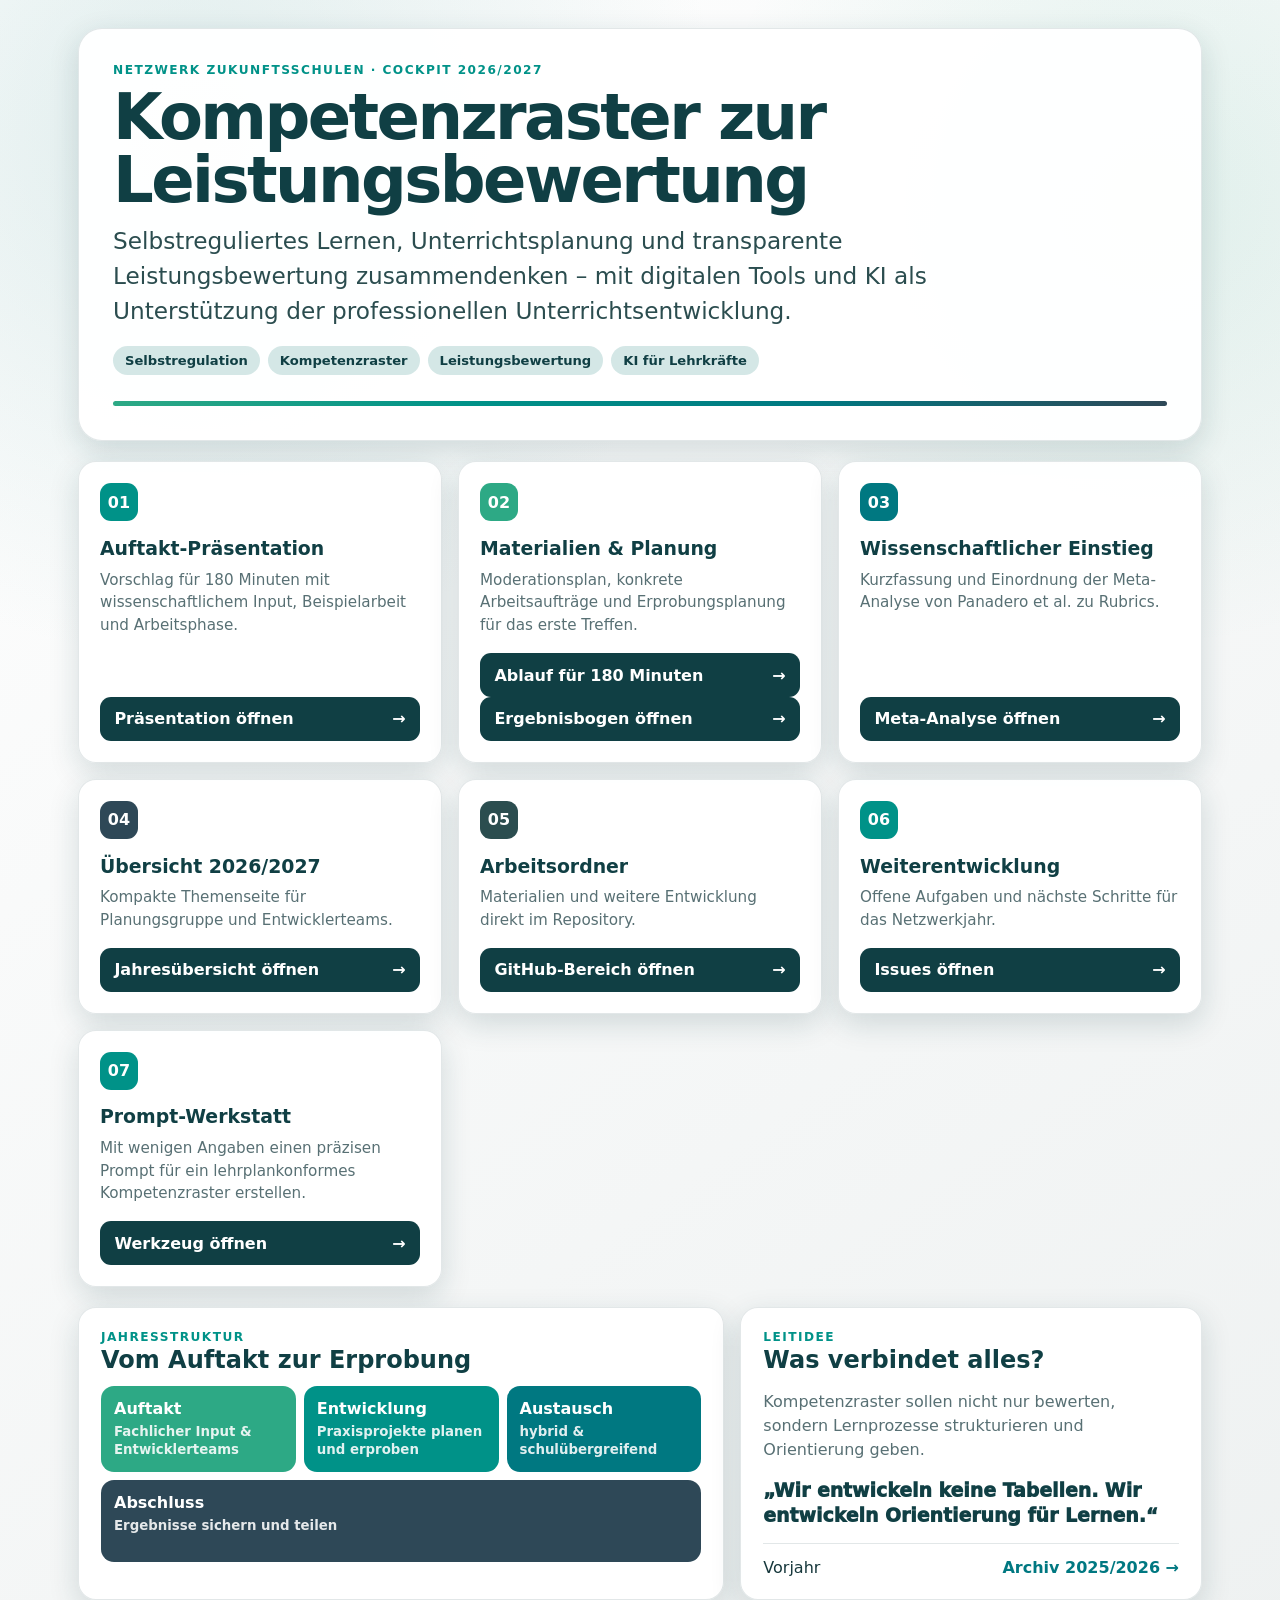
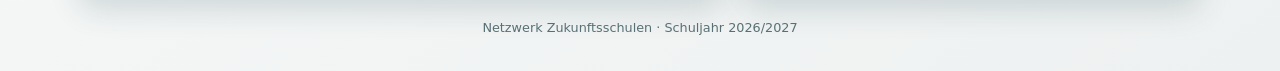
<file: index.html>
<!doctype html>
<html lang="de">
<head>
<meta charset="utf-8">
<meta name="viewport" content="width=device-width,initial-scale=1">
<title>Netzwerk Zukunftsschulen · Cockpit 2026/2027</title>
<style>
:root{
  --petrol:#103F44;--petrol-soft:#2B4D4F;--green:#2DA985;--turquoise:#009288;
  --bluepetrol:#007881;--slate:#2E4857;--aqua:#A5CCCB;--light:#ECECEC;
  --mid:#D1D5D5;--white:#FFFFFF;--text:#17383C;--muted:#587074;--shadow:rgba(16,63,68,.16)
}
*{box-sizing:border-box}html,body{margin:0;padding:0}
body{
  min-height:100vh;font-family:Inter,ui-sans-serif,system-ui,-apple-system,BlinkMacSystemFont,"Segoe UI",sans-serif;
  color:var(--text);
  background:radial-gradient(circle at 15% 8%,rgba(165,204,203,.35),transparent 28%),
             radial-gradient(circle at 90% 12%,rgba(45,169,133,.12),transparent 24%),
             linear-gradient(145deg,#fff 0%,#eef1f1 100%)
}
.shell{max-width:1180px;margin:0 auto;padding:28px}
.hero,.card,.panel{
  background:rgba(255,255,255,.95);border:1px solid rgba(16,63,68,.12);
  box-shadow:0 10px 30px var(--shadow)
}
.hero{border-radius:24px;padding:34px}
.kicker{text-transform:uppercase;letter-spacing:.12em;font-weight:900;color:var(--turquoise);font-size:.76rem}
h1{margin:.55rem 0 .8rem;color:var(--petrol);font-size:clamp(2.1rem,5vw,4.7rem);line-height:.98;letter-spacing:-.04em}
.lead{margin:0;max-width:900px;color:var(--petrol-soft);font-size:clamp(1.1rem,2vw,1.45rem);line-height:1.5}
.chips{display:flex;gap:8px;flex-wrap:wrap;margin-top:18px}
.chip{padding:.44rem .75rem;border-radius:999px;background:rgba(165,204,203,.48);color:var(--petrol);font-weight:850;font-size:.82rem}
.rule{height:5px;border:0;border-radius:999px;margin:26px 0 0;background:linear-gradient(90deg,var(--green),var(--turquoise),var(--bluepetrol),var(--slate))}
.grid{display:grid;grid-template-columns:repeat(3,minmax(0,1fr));gap:16px;margin-top:20px}
.card{min-height:210px;display:flex;flex-direction:column;border-radius:18px;padding:21px}
.num{width:38px;height:38px;border-radius:11px;display:grid;place-items:center;color:white;font-weight:900;background:var(--turquoise);margin-bottom:14px}
.card:nth-child(2) .num{background:var(--green)}.card:nth-child(3) .num{background:var(--bluepetrol)}
.card:nth-child(4) .num{background:var(--slate)}.card:nth-child(5) .num{background:var(--petrol-soft)}
.card h2,.panel h2{margin:.1rem 0 .6rem;color:var(--petrol)}
.card h2{font-size:1.18rem}.card p,.panel p{color:var(--muted);line-height:1.5}
.card p{margin:0 0 1rem;font-size:.95rem}
.card a{margin-top:auto;display:inline-flex;align-items:center;justify-content:space-between;gap:.5rem;text-decoration:none;background:var(--petrol);color:white;border-radius:11px;padding:.78rem .9rem;font-weight:850}
.card a:hover{background:var(--turquoise)}
.status{display:grid;grid-template-columns:1.4fr 1fr;gap:16px;margin-top:20px}
.panel{border-radius:18px;padding:22px}
.timeline{display:flex;gap:8px;flex-wrap:wrap;margin-top:12px}
.step{flex:1 1 140px;min-height:82px;color:white;border-radius:13px;padding:13px;font-weight:900}
.step small{display:block;font-weight:650;opacity:.88;margin-top:5px;line-height:1.35}
.step:nth-child(1){background:var(--green)}.step:nth-child(2){background:var(--turquoise)}
.step:nth-child(3){background:var(--bluepetrol)}.step:nth-child(4){background:var(--slate)}
.archive{display:flex;gap:10px;align-items:center;justify-content:space-between;border-top:1px solid rgba(16,63,68,.12);margin-top:14px;padding-top:14px}
.archive a{color:var(--bluepetrol);font-weight:850;text-decoration:none}
.quote{color:var(--petrol);font-weight:950;font-size:1.18rem;line-height:1.35;margin-top:10px}
footer{padding:20px 0 8px;color:var(--muted);font-size:.8rem;text-align:center}
@media(max-width:900px){.grid{grid-template-columns:1fr 1fr}.status{grid-template-columns:1fr}}
@media(max-width:620px){.shell{padding:14px}.hero{padding:24px}.grid{grid-template-columns:1fr}.card{min-height:auto}}
</style>
</head>
<body>
<main class="shell">
  <section class="hero">
    <div class="kicker">Netzwerk Zukunftsschulen · Cockpit 2026/2027</div>
    <h1>Kompetenzraster zur Leistungsbewertung</h1>
    <p class="lead">Selbstreguliertes Lernen, Unterrichtsplanung und transparente Leistungsbewertung zusammendenken – mit digitalen Tools und KI als Unterstützung der professionellen Unterrichtsentwicklung.</p>
    <div class="chips">
      <span class="chip">Selbstregulation</span><span class="chip">Kompetenzraster</span>
      <span class="chip">Leistungsbewertung</span><span class="chip">KI für Lehrkräfte</span>
    </div>
    <hr class="rule">
  </section>

  <section class="grid" aria-label="Direktzugriffe">
    <article class="card">
      <div class="num">01</div><h2>Auftakt-Präsentation</h2>
      <p>Vorschlag für 180 Minuten mit wissenschaftlichem Input, Beispielarbeit und Arbeitsphase.</p>
      <a href="2026-2027/praesentationen/01-auftakt-kompetenzraster.html">Präsentation öffnen <span>→</span></a>
    </article>
    <article class="card">
      <div class="num">02</div><h2>Materialien & Planung</h2>
      <p>Moderationsplan, konkrete Arbeitsaufträge und Erprobungsplanung für das erste Treffen.</p>
      <a href="2026-2027/auftakt-180-minuten.md">Ablauf für 180 Minuten <span>→</span></a>
      <a href="2026-2027/materialien/Ergebnisbogen-Rasterwerkstatt.pdf">Ergebnisbogen öffnen <span>→</span></a>
    </article>
    <article class="card">
      <div class="num">03</div><h2>Wissenschaftlicher Einstieg</h2>
      <p>Kurzfassung und Einordnung der Meta-Analyse von Panadero et&nbsp;al. zu Rubrics.</p>
      <a href="2026-2027/quellen/metastudie-rubrics.md">Meta-Analyse öffnen <span>→</span></a>
    </article>
    <article class="card">
      <div class="num">04</div><h2>Übersicht 2026/2027</h2>
      <p>Kompakte Themenseite für Planungsgruppe und Entwicklerteams.</p>
      <a href="2026-2027/index.html">Jahresübersicht öffnen <span>→</span></a>
    </article>
    <article class="card">
      <div class="num">05</div><h2>Arbeitsordner</h2>
      <p>Materialien und weitere Entwicklung direkt im Repository.</p>
      <a href="https://github.com/technikerleben/netzwerk-zukunftsschulen/tree/main/2026-2027">GitHub-Bereich öffnen <span>→</span></a>
    </article>
    <article class="card">
      <div class="num">06</div><h2>Weiterentwicklung</h2>
      <p>Offene Aufgaben und nächste Schritte für das Netzwerkjahr.</p>
      <a href="https://github.com/technikerleben/netzwerk-zukunftsschulen/issues">Issues öffnen <span>→</span></a>
    </article>
    <article class="card">
      <div class="num">07</div><h2>Prompt-Werkstatt</h2>
      <p>Mit wenigen Angaben einen präzisen Prompt für ein lehrplankonformes Kompetenzraster erstellen.</p>
      <a href="2026-2027/tools/kompetenzraster-prompt.html">Werkzeug öffnen <span>→</span></a>
    </article>
  </section>

  <section class="status">
    <article class="panel">
      <div class="kicker">Jahresstruktur</div><h2>Vom Auftakt zur Erprobung</h2>
      <div class="timeline">
        <div class="step">Auftakt<small>Fachlicher Input & Entwicklerteams</small></div>
        <div class="step">Entwicklung<small>Praxisprojekte planen und erproben</small></div>
        <div class="step">Austausch<small>hybrid & schulübergreifend</small></div>
        <div class="step">Abschluss<small>Ergebnisse sichern und teilen</small></div>
      </div>
    </article>
    <article class="panel">
      <div class="kicker">Leitidee</div><h2>Was verbindet alles?</h2>
      <p>Kompetenzraster sollen nicht nur bewerten, sondern Lernprozesse strukturieren und Orientierung geben.</p>
      <div class="quote">„Wir entwickeln keine Tabellen. Wir entwickeln Orientierung für Lernen.“</div>
      <div class="archive"><span>Vorjahr</span><a href="archiv/2025-2026/index.html">Archiv 2025/2026 →</a></div>
    </article>
  </section>

  <footer>Netzwerk Zukunftsschulen · Schuljahr 2026/2027</footer>
</main>
</body>
</html>
</file>
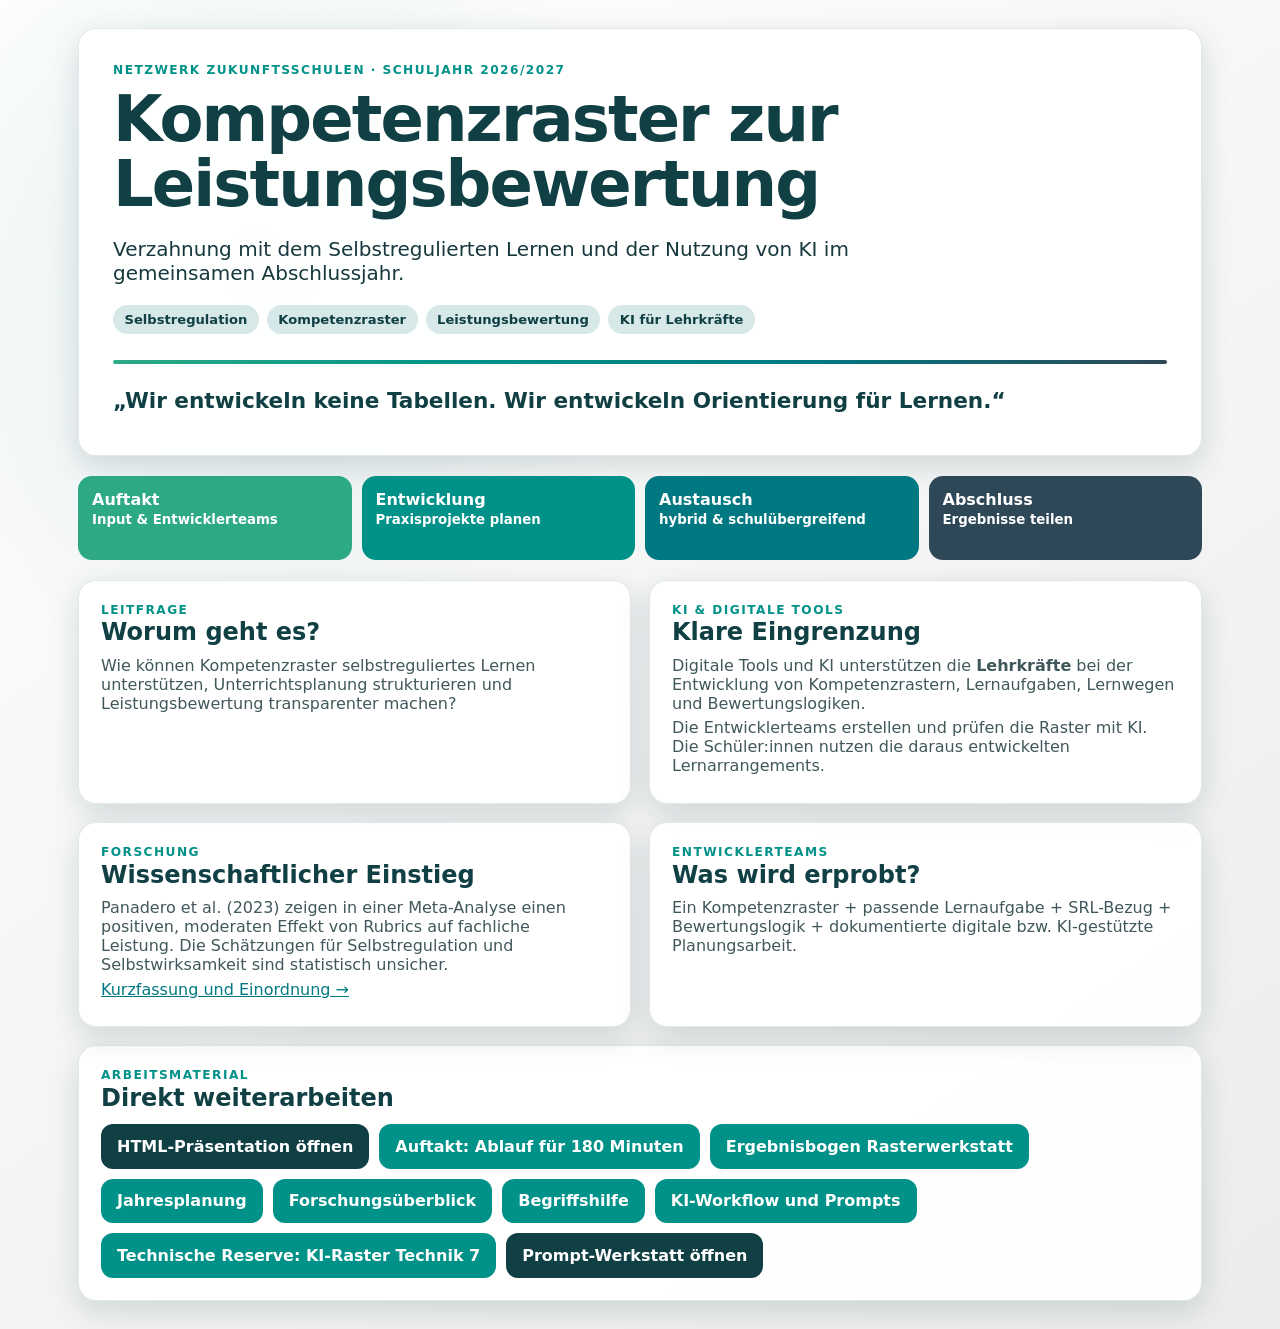
<file: 2026-2027/index.html>
<!doctype html>
<html lang="de">
<head>
<meta charset="utf-8">
<meta name="viewport" content="width=device-width,initial-scale=1">
<title>Netzwerk Zukunftsschulen · 2026/2027</title>
<link rel="stylesheet" href="assets/netzwerk-2026.css">
<style>
  body{min-height:100vh}
  .hero{padding:34px}
  .grid{display:grid;grid-template-columns:repeat(2,minmax(0,1fr));gap:18px;margin-top:20px}
  .box{padding:22px}
  .box h2{margin:.1rem 0 .6rem;color:var(--nw-petrol)}
  .box p{margin:.35rem 0;color:#40585b}
  .timeline{display:grid;grid-template-columns:repeat(4,1fr);gap:10px;margin-top:20px}
  .step{padding:14px;border-radius:14px;color:white;font-weight:800;min-height:84px}
  .step:nth-child(1){background:var(--nw-green)}
  .step:nth-child(2){background:var(--nw-turquoise)}
  .step:nth-child(3){background:var(--nw-bluepetrol)}
  .step:nth-child(4){background:var(--nw-slate)}
  .quote{font-size:1.35rem;font-weight:900;color:var(--nw-petrol);margin:24px 0 8px}
  @media(max-width:800px){.grid,.timeline{grid-template-columns:1fr}.nw-shell{padding:16px}.hero{padding:24px}}
</style>
</head>
<body>
<main class="nw-shell">
  <section class="nw-card hero">
    <div class="nw-kicker">Netzwerk Zukunftsschulen · Schuljahr 2026/2027</div>
    <h1 class="nw-title" style="font-size:clamp(2rem,5vw,4.2rem);line-height:1.02;margin:.6rem 0 1rem">
      Kompetenzraster zur Leistungsbewertung
    </h1>
    <p style="font-size:1.25rem;max-width:850px">
      Verzahnung mit dem Selbstregulierten Lernen und der Nutzung von KI im gemeinsamen Abschlussjahr.
    </p>
    <div style="display:flex;gap:8px;flex-wrap:wrap;margin-top:16px">
      <span class="nw-chip">Selbstregulation</span>
      <span class="nw-chip">Kompetenzraster</span>
      <span class="nw-chip">Leistungsbewertung</span>
      <span class="nw-chip">KI für Lehrkräfte</span>
    </div>
    <hr class="nw-rule" style="margin:26px 0 18px">
    <p class="quote">„Wir entwickeln keine Tabellen. Wir entwickeln Orientierung für Lernen.“</p>
  </section>

  <section class="timeline">
    <div class="step">Auftakt<br><small>Input & Entwicklerteams</small></div>
    <div class="step">Entwicklung<br><small>Praxisprojekte planen</small></div>
    <div class="step">Austausch<br><small>hybrid & schulübergreifend</small></div>
    <div class="step">Abschluss<br><small>Ergebnisse teilen</small></div>
  </section>

  <section class="grid">
    <article class="nw-card box">
      <div class="nw-kicker">Leitfrage</div>
      <h2>Worum geht es?</h2>
      <p>Wie können Kompetenzraster selbstreguliertes Lernen unterstützen, Unterrichtsplanung strukturieren und Leistungsbewertung transparenter machen?</p>
    </article>

    <article class="nw-card box">
      <div class="nw-kicker">KI & digitale Tools</div>
      <h2>Klare Eingrenzung</h2>
      <p>Digitale Tools und KI unterstützen die <strong>Lehrkräfte</strong> bei der Entwicklung von Kompetenzrastern, Lernaufgaben, Lernwegen und Bewertungslogiken.</p>
      <p>Die Entwicklerteams erstellen und prüfen die Raster mit KI. Die Schüler:innen nutzen die daraus entwickelten Lernarrangements.</p>
    </article>

    <article class="nw-card box">
      <div class="nw-kicker">Forschung</div>
      <h2>Wissenschaftlicher Einstieg</h2>
      <p>Panadero et al. (2023) zeigen in einer Meta-Analyse einen positiven, moderaten Effekt von Rubrics auf fachliche Leistung. Die Schätzungen für Selbstregulation und Selbstwirksamkeit sind statistisch unsicher.</p>
      <p><a href="quellen/metastudie-rubrics.md">Kurzfassung und Einordnung →</a></p>
    </article>

    <article class="nw-card box">
      <div class="nw-kicker">Entwicklerteams</div>
      <h2>Was wird erprobt?</h2>
      <p>Ein Kompetenzraster + passende Lernaufgabe + SRL-Bezug + Bewertungslogik + dokumentierte digitale bzw. KI-gestützte Planungsarbeit.</p>
    </article>
  </section>

  <section class="nw-card box" style="margin-top:18px">
    <div class="nw-kicker">Arbeitsmaterial</div>
    <h2>Direkt weiterarbeiten</h2>
    <div style="display:flex;gap:10px;flex-wrap:wrap;margin-top:12px">
      <a class="nw-btn" href="praesentationen/01-auftakt-kompetenzraster.html">HTML-Präsentation öffnen</a>
      <a class="nw-btn secondary" href="auftakt-180-minuten.md">Auftakt: Ablauf für 180 Minuten</a>
      <a class="nw-btn secondary" href="materialien/Ergebnisbogen-Rasterwerkstatt.pdf">Ergebnisbogen Rasterwerkstatt</a>
      <a class="nw-btn secondary" href="planung.md">Jahresplanung</a>
      <a class="nw-btn secondary" href="quellen/forschungsbasis-auftakt.md">Forschungsüberblick</a>
      <a class="nw-btn secondary" href="materialien/begriffshilfe.md">Begriffshilfe</a>
      <a class="nw-btn secondary" href="materialien/ki-workflow.md">KI-Workflow und Prompts</a>
      <a class="nw-btn secondary" href="materialien/ki-reserve-technik7.md">Technische Reserve: KI-Raster Technik 7</a>
      <a class="nw-btn" href="tools/kompetenzraster-prompt.html">Prompt-Werkstatt öffnen</a>
    </div>
  </section>
</main>
</body>
</html>
</file>
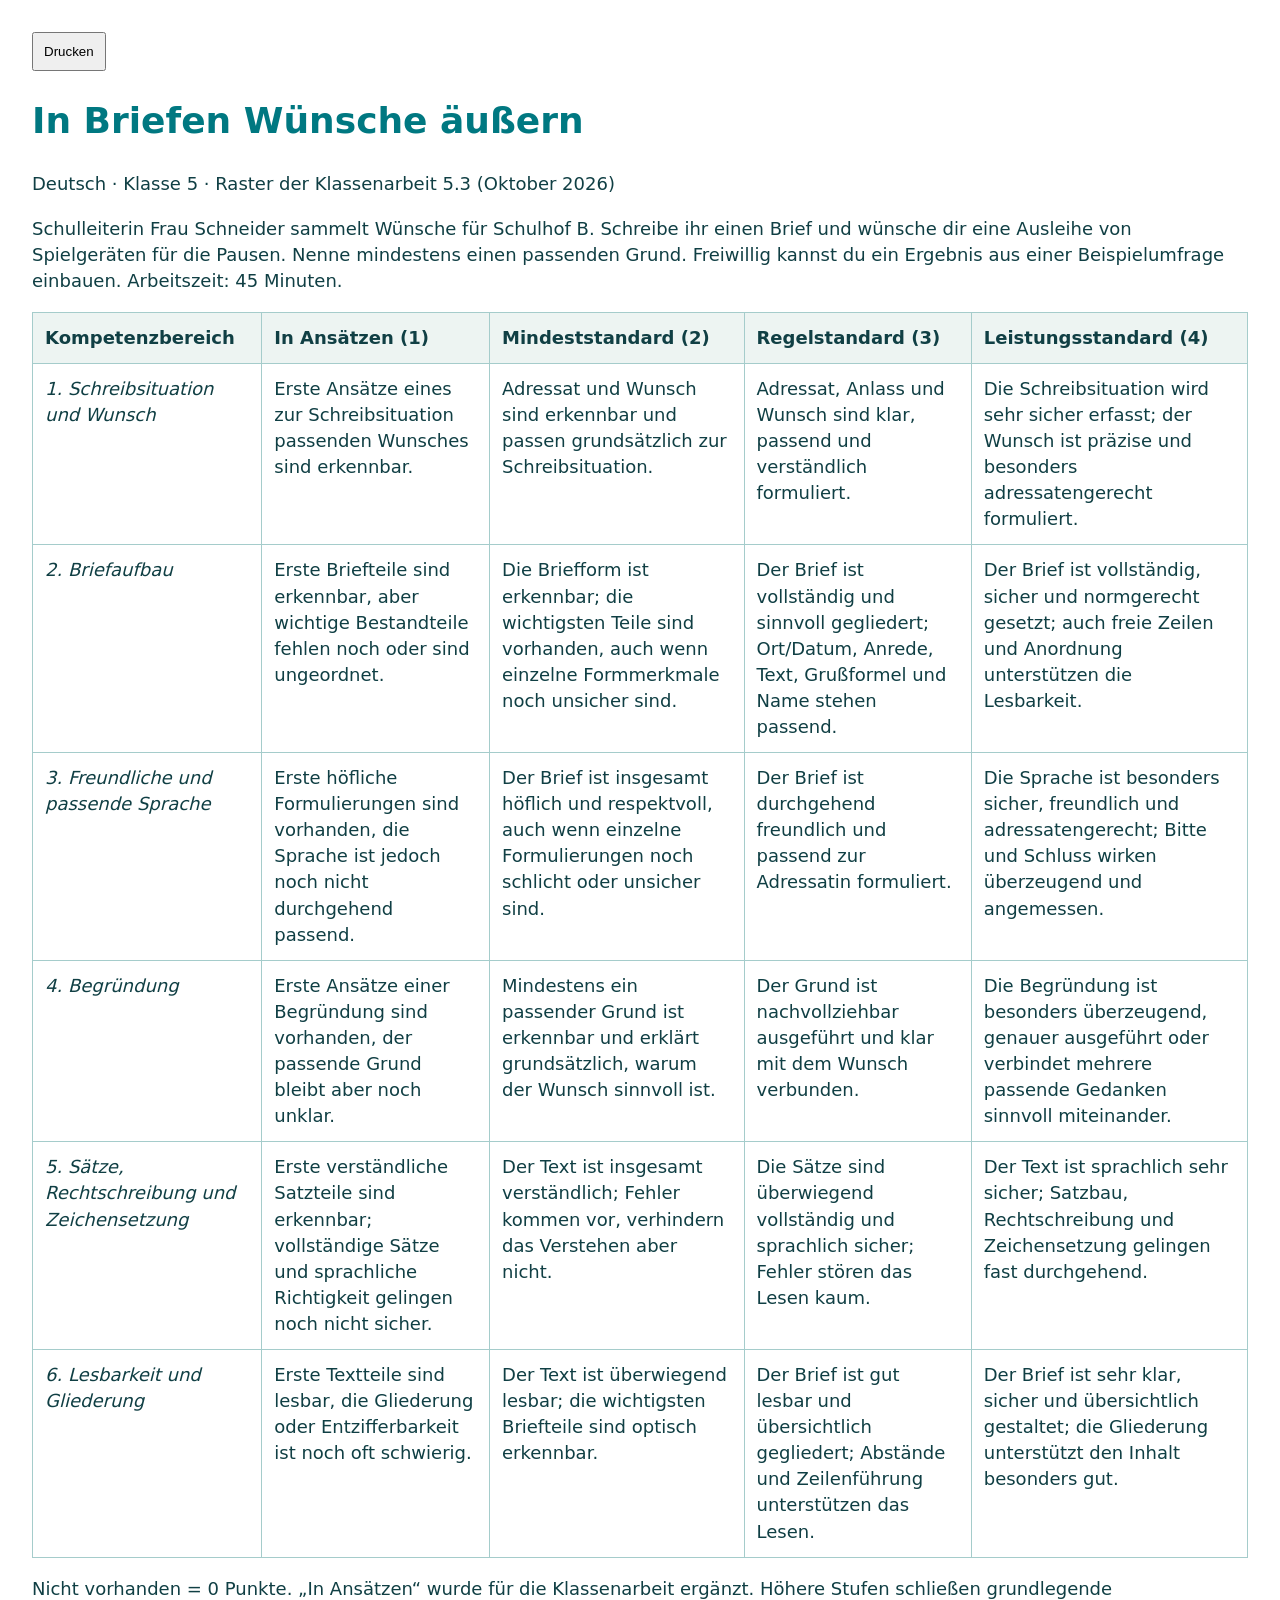
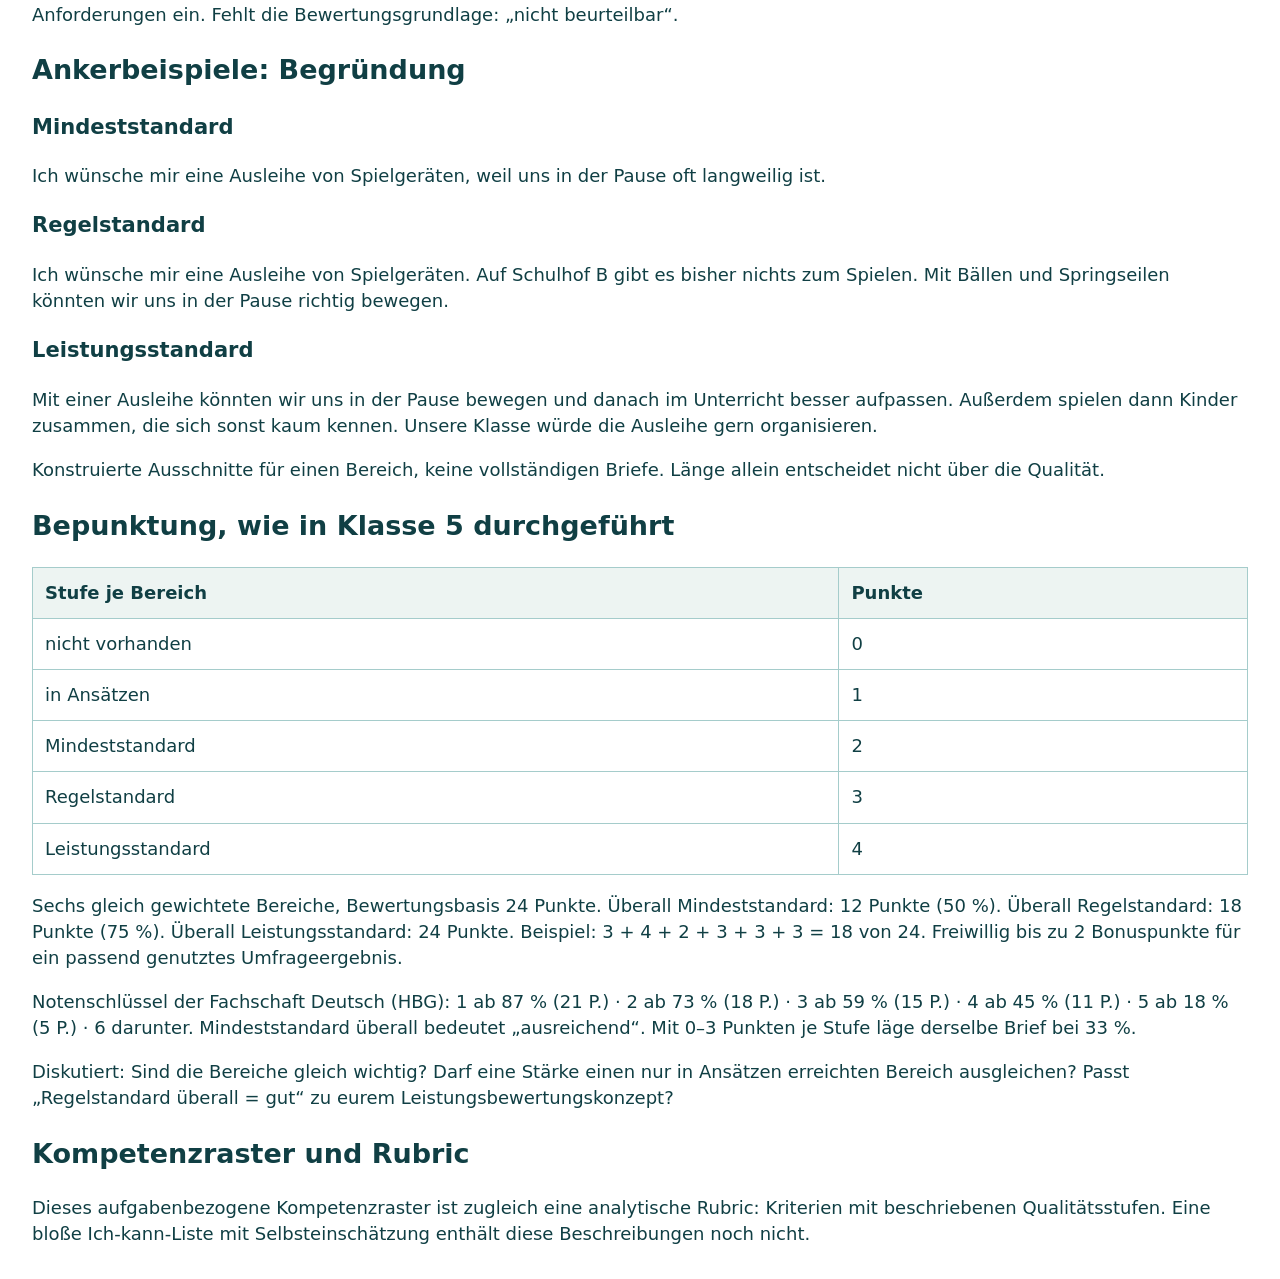
<file: 2026-2027/materialien/kompetenzraster-wunschbriefe.html>
<!doctype html><html lang="de"><meta charset="utf-8"><meta name="viewport" content="width=device-width,initial-scale=1"><title>Kompetenzraster Wunschbriefe · Klasse 5</title><style>body{font:18px/1.45 system-ui;color:#103f44;margin:32px}h1{color:#007881}table{border-collapse:collapse;width:100%}td,th{border:1px solid #a5cccb;padding:12px;text-align:left;vertical-align:top}th{background:#edf4f2}button{padding:10px}@media print{@page{size:A4 landscape;margin:12mm}body{font-size:10pt;margin:0}td,th{padding:6px}button{display:none}.second{break-before:page}}@media(max-width:700px){.scroll{overflow:auto}table{min-width:1000px}}</style><button onclick="print()">Drucken</button>
<h1>In Briefen Wünsche äußern</h1>
<p>Deutsch · Klasse 5 · Raster der Klassenarbeit 5.3 (Oktober 2026)</p>
<p>Schulleiterin Frau Schneider sammelt Wünsche für Schulhof B. Schreibe ihr einen Brief und wünsche dir eine Ausleihe von Spielgeräten für die Pausen. Nenne mindestens einen passenden Grund. Freiwillig kannst du ein Ergebnis aus einer Beispielumfrage einbauen. Arbeitszeit: 45 Minuten.</p>
<div class="scroll"><table class="matrix"><thead><tr><th>Kompetenzbereich</th><th>In Ansätzen (1)</th><th>Mindeststandard (2)</th><th>Regelstandard (3)</th><th>Leistungsstandard (4)</th></tr></thead><tbody><tr><td><em>1. Schreibsituation und Wunsch</em></td><td>Erste Ansätze eines zur Schreibsituation passenden Wunsches sind erkennbar.</td><td>Adressat und Wunsch sind erkennbar und passen grundsätzlich zur Schreibsituation.</td><td>Adressat, Anlass und Wunsch sind klar, passend und verständlich formuliert.</td><td>Die Schreibsituation wird sehr sicher erfasst; der Wunsch ist präzise und besonders adressatengerecht formuliert.</td></tr><tr><td><em>2. Briefaufbau</em></td><td>Erste Briefteile sind erkennbar, aber wichtige Bestandteile fehlen noch oder sind ungeordnet.</td><td>Die Briefform ist erkennbar; die wichtigsten Teile sind vorhanden, auch wenn einzelne Formmerkmale noch unsicher sind.</td><td>Der Brief ist vollständig und sinnvoll gegliedert; Ort/Datum, Anrede, Text, Grußformel und Name stehen passend.</td><td>Der Brief ist vollständig, sicher und normgerecht gesetzt; auch freie Zeilen und Anordnung unterstützen die Lesbarkeit.</td></tr><tr><td><em>3. Freundliche und passende Sprache</em></td><td>Erste höfliche Formulierungen sind vorhanden, die Sprache ist jedoch noch nicht durchgehend passend.</td><td>Der Brief ist insgesamt höflich und respektvoll, auch wenn einzelne Formulierungen noch schlicht oder unsicher sind.</td><td>Der Brief ist durchgehend freundlich und passend zur Adressatin formuliert.</td><td>Die Sprache ist besonders sicher, freundlich und adressatengerecht; Bitte und Schluss wirken überzeugend und angemessen.</td></tr><tr><td><em>4. Begründung</em></td><td>Erste Ansätze einer Begründung sind vorhanden, der passende Grund bleibt aber noch unklar.</td><td>Mindestens ein passender Grund ist erkennbar und erklärt grundsätzlich, warum der Wunsch sinnvoll ist.</td><td>Der Grund ist nachvollziehbar ausgeführt und klar mit dem Wunsch verbunden.</td><td>Die Begründung ist besonders überzeugend, genauer ausgeführt oder verbindet mehrere passende Gedanken sinnvoll miteinander.</td></tr><tr><td><em>5. Sätze, Rechtschreibung und Zeichensetzung</em></td><td>Erste verständliche Satzteile sind erkennbar; vollständige Sätze und sprachliche Richtigkeit gelingen noch nicht sicher.</td><td>Der Text ist insgesamt verständlich; Fehler kommen vor, verhindern das Verstehen aber nicht.</td><td>Die Sätze sind überwiegend vollständig und sprachlich sicher; Fehler stören das Lesen kaum.</td><td>Der Text ist sprachlich sehr sicher; Satzbau, Rechtschreibung und Zeichensetzung gelingen fast durchgehend.</td></tr><tr><td><em>6. Lesbarkeit und Gliederung</em></td><td>Erste Textteile sind lesbar, die Gliederung oder Entzifferbarkeit ist noch oft schwierig.</td><td>Der Text ist überwiegend lesbar; die wichtigsten Briefteile sind optisch erkennbar.</td><td>Der Brief ist gut lesbar und übersichtlich gegliedert; Abstände und Zeilenführung unterstützen das Lesen.</td><td>Der Brief ist sehr klar, sicher und übersichtlich gestaltet; die Gliederung unterstützt den Inhalt besonders gut.</td></tr></tbody></table></div>
<p>Nicht vorhanden = 0 Punkte. „In Ansätzen“ wurde für die Klassenarbeit ergänzt. Höhere Stufen schließen grundlegende Anforderungen ein. Fehlt die Bewertungsgrundlage: „nicht beurteilbar“.</p>
<section class="second">
<h2>Ankerbeispiele: Begründung</h2>
<h3>Mindeststandard</h3><p>Ich wünsche mir eine Ausleihe von Spielgeräten, weil uns in der Pause oft langweilig ist.</p><h3>Regelstandard</h3><p>Ich wünsche mir eine Ausleihe von Spielgeräten. Auf Schulhof B gibt es bisher nichts zum Spielen. Mit Bällen und Springseilen könnten wir uns in der Pause richtig bewegen.</p><h3>Leistungsstandard</h3><p>Mit einer Ausleihe könnten wir uns in der Pause bewegen und danach im Unterricht besser aufpassen. Außerdem spielen dann Kinder zusammen, die sich sonst kaum kennen. Unsere Klasse würde die Ausleihe gern organisieren.</p>
<p>Konstruierte Ausschnitte für einen Bereich, keine vollständigen Briefe. Länge allein entscheidet nicht über die Qualität.</p>
<h2>Bepunktung, wie in Klasse 5 durchgeführt</h2>
<table><thead><tr><th>Stufe je Bereich</th><th>Punkte</th></tr></thead><tbody><tr><td>nicht vorhanden</td><td>0</td></tr><tr><td>in Ansätzen</td><td>1</td></tr><tr><td>Mindeststandard</td><td>2</td></tr><tr><td>Regelstandard</td><td>3</td></tr><tr><td>Leistungsstandard</td><td>4</td></tr></tbody></table>
<p>Sechs gleich gewichtete Bereiche, Bewertungsbasis 24 Punkte. Überall Mindeststandard: 12 Punkte (50 %). Überall Regelstandard: 18 Punkte (75 %). Überall Leistungsstandard: 24 Punkte. Beispiel: 3 + 4 + 2 + 3 + 3 + 3 = 18 von 24. Freiwillig bis zu 2 Bonuspunkte für ein passend genutztes Umfrageergebnis.</p>
<p>Notenschlüssel der Fachschaft Deutsch (HBG): 1 ab 87 % (21 P.) · 2 ab 73 % (18 P.) · 3 ab 59 % (15 P.) · 4 ab 45 % (11 P.) · 5 ab 18 % (5 P.) · 6 darunter. Mindeststandard überall bedeutet „ausreichend“. Mit 0–3 Punkten je Stufe läge derselbe Brief bei 33 %.</p>
<p>Diskutiert: Sind die Bereiche gleich wichtig? Darf eine Stärke einen nur in Ansätzen erreichten Bereich ausgleichen? Passt „Regelstandard überall = gut“ zu eurem Leistungsbewertungskonzept?</p>
<h2>Kompetenzraster und Rubric</h2>
<p>Dieses aufgabenbezogene Kompetenzraster ist zugleich eine analytische Rubric: Kriterien mit beschriebenen Qualitätsstufen. Eine bloße Ich-kann-Liste mit Selbsteinschätzung enthält diese Beschreibungen noch nicht.</p>
</section>
</file>
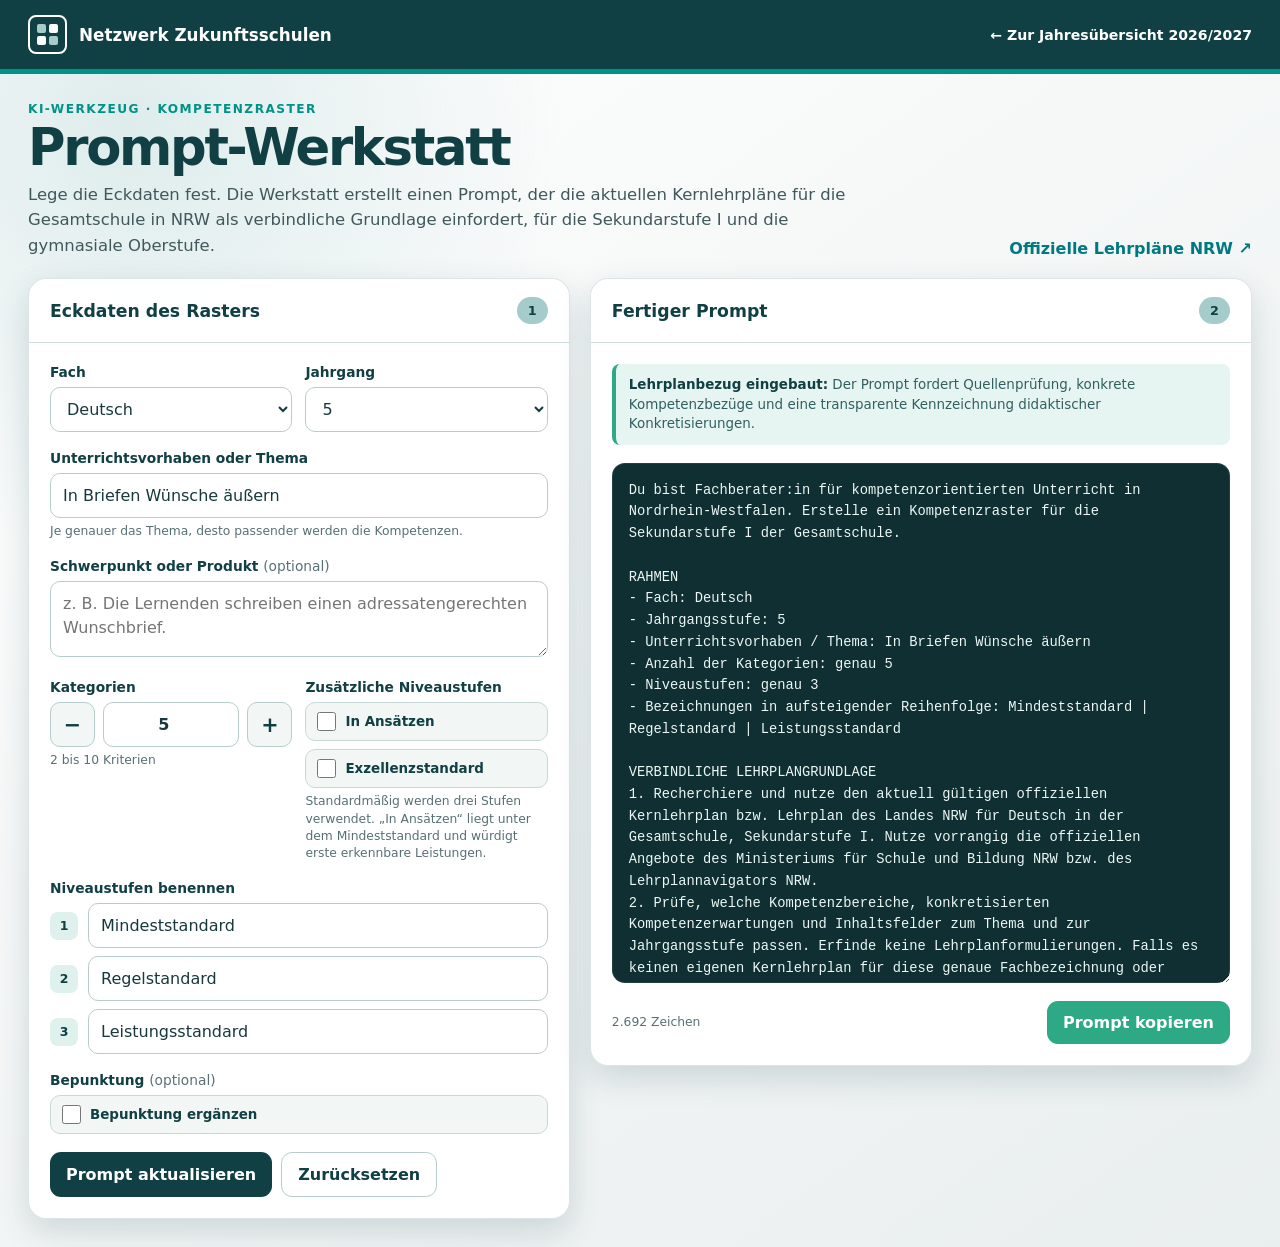
<file: 2026-2027/tools/kompetenzraster-prompt.html>
<!doctype html>
<html lang="de">
<head>
  <meta charset="utf-8">
  <meta name="viewport" content="width=device-width,initial-scale=1">
  <meta name="description" content="Prompt-Werkstatt für lehrplankonforme Kompetenzraster an Gesamtschulen in NRW (Sekundarstufe I und gymnasiale Oberstufe)">
  <title>Prompt-Werkstatt · Netzwerk Zukunftsschulen</title>
  <link rel="stylesheet" href="../assets/netzwerk-2026.css">
  <link rel="icon" type="image/svg+xml" href="data:image/svg+xml,%3Csvg xmlns='http://www.w3.org/2000/svg' viewBox='0 0 64 64'%3E%3Crect width='64' height='64' rx='13' fill='%23103f44'/%3E%3Cpath d='M15 16h34v32H15zM15 27h34M15 38h34M28 16v32' fill='none' stroke='%23fff' stroke-width='3.5'/%3E%3Cpath d='M28 27h21v11H28z' fill='%23009288'/%3E%3C/svg%3E">
  <style>
    :root{--focus:#f0a66f;--line:#cfdddd;--wash:#f2f7f6;--muted:#587074}
    html{background:#eef3f2}body{min-height:100vh;background:radial-gradient(circle at 10% 10%,rgba(165,204,203,.35),transparent 27%),linear-gradient(145deg,#fff 0%,#e9eeee 100%)}
    button,input,select,textarea{font:inherit}button{cursor:pointer}
    :focus-visible{outline:3px solid var(--focus);outline-offset:2px}
    .topbar{background:var(--nw-petrol);color:#fff;border-bottom:5px solid var(--nw-turquoise)}
    .topbar-inner{max-width:1460px;margin:auto;padding:15px 28px;display:flex;align-items:center;justify-content:space-between;gap:18px}
    .brand{display:flex;align-items:center;gap:12px;color:#fff;text-decoration:none;font-size:1.05rem;font-weight:900}
    .brand-mark{display:grid;grid-template-columns:repeat(2,9px);gap:3px;padding:7px;border:2px solid #fff;border-radius:8px}
    .brand-mark i{width:9px;height:9px;border-radius:2px;background:var(--nw-aqua)}.brand-mark i:nth-child(2),.brand-mark i:nth-child(3){background:#fff}
    .back{color:#fff;text-decoration:none;font-size:.88rem;font-weight:800}.back:hover{text-decoration:underline}
    main{max-width:1460px;margin:auto;padding:28px}
    .intro{display:flex;justify-content:space-between;align-items:flex-end;gap:24px;margin-bottom:20px}
    h1{margin:.35rem 0 .55rem;color:var(--nw-petrol);font-size:clamp(2rem,4vw,3.5rem);line-height:1;letter-spacing:-.045em}
    .lead{margin:0;max-width:820px;color:#40585b;font-size:1.03rem;line-height:1.55}
    .source{color:var(--nw-bluepetrol);font-weight:850;text-decoration:none;white-space:nowrap}.source:hover{text-decoration:underline}
    .workspace{display:grid;grid-template-columns:minmax(420px,.9fr) minmax(500px,1.1fr);gap:20px;align-items:start}
    .tool-card{background:rgba(255,255,255,.96);border:1px solid rgba(16,63,68,.14);border-radius:18px;box-shadow:0 12px 32px var(--nw-shadow);overflow:hidden}
    .tool-head{padding:18px 21px;border-bottom:1px solid var(--line);display:flex;justify-content:space-between;align-items:center;gap:12px}
    .tool-head h2{margin:0;color:var(--nw-petrol);font-size:1.08rem}.step{display:grid;place-items:center;min-width:31px;height:27px;padding:0 10px;border-radius:999px;background:var(--nw-aqua);color:var(--nw-petrol);font-size:.8rem;font-weight:900}
    form,.output{padding:21px;display:grid;gap:18px}.grid2{display:grid;grid-template-columns:1fr 1fr;gap:13px}
    label,.legend{display:block;margin:0 0 7px;color:var(--nw-petrol);font-size:.86rem;font-weight:850}
    .optional{color:var(--muted);font-weight:500}input,select,textarea{width:100%;min-height:45px;padding:10px 12px;color:var(--nw-text);background:#fff;border:1px solid #b9cccc;border-radius:10px}
    textarea{min-height:76px;resize:vertical;line-height:1.45}.hint{margin:5px 0 0;color:var(--muted);font-size:.77rem;line-height:1.4}
    fieldset{border:0;margin:0;padding:0;min-width:0}.counter{display:grid;grid-template-columns:45px 1fr 45px;gap:8px}.counter input{text-align:center;font-weight:900}.counter button{border:1px solid #b9cccc;border-radius:10px;background:var(--wash);color:var(--nw-petrol);font-size:1.3rem;font-weight:900}
    .level-options{display:grid;gap:8px}.level-option{display:flex;align-items:center;gap:9px;margin:0;padding:9px 11px;border:1px solid #c8d8d6;border-radius:10px;background:var(--wash);color:var(--nw-petrol);font-size:.84rem;font-weight:800;cursor:pointer}.level-option input{width:19px;height:19px;min-height:0;margin:0;accent-color:var(--nw-turquoise)}
    .levels{display:grid;gap:8px}.level-row{display:grid;grid-template-columns:30px 1fr;gap:8px;align-items:center;margin:0}.levels.scoring .level-row{grid-template-columns:30px 1fr 92px}.level-points{display:none;align-items:center;gap:5px;font-size:.78rem;font-weight:800;color:var(--nw-petrol)}.levels.scoring .level-points{display:flex}.level-points input{text-align:center;padding-left:4px;padding-right:4px}.score-box{display:grid;gap:10px;padding:12px;border:1px solid #c8d8d6;border-radius:12px;background:#f6fbfa}.score-box[hidden]{display:none}.score-summary{margin:0;font-size:.8rem;color:var(--nw-petrol);font-weight:700;line-height:1.45}.level-row span{display:grid;place-items:center;width:28px;height:28px;border-radius:8px;background:#dff1ed;color:var(--nw-petrol);font-size:.78rem;font-weight:900}
    .actions{display:flex;gap:9px;flex-wrap:wrap}.primary,.secondary,.copy{border-radius:11px;padding:12px 16px;font-weight:850}.primary{border:0;background:var(--nw-petrol);color:#fff}.primary:hover{background:var(--nw-turquoise)}.secondary{border:1px solid #b9cccc;background:#fff;color:var(--nw-petrol)}
    .notice{padding:11px 13px;background:#e7f5f2;border-left:4px solid var(--nw-green);border-radius:8px;color:#315f60;font-size:.84rem;line-height:1.45}.notice strong{color:var(--nw-petrol)}
    #prompt{min-height:520px;background:#102f32;color:#edf7f5;border:0;border-radius:13px;padding:17px;font-family:"SFMono-Regular",Consolas,"Liberation Mono",monospace;font-size:.86rem;line-height:1.58;box-shadow:inset 0 0 0 1px rgba(255,255,255,.08)}
    .output-actions{display:flex;align-items:center;justify-content:space-between;gap:12px}.charcount{color:var(--muted);font-size:.77rem}.copy{min-width:150px;border:0;background:var(--nw-green);color:#fff}.copy.done{background:var(--nw-aqua);color:var(--nw-petrol)}
    .sr-only{position:absolute;width:1px;height:1px;padding:0;margin:-1px;overflow:hidden;clip:rect(0,0,0,0);white-space:nowrap;border:0}
    @media(max-width:980px){.workspace{grid-template-columns:1fr}.intro{align-items:flex-start;flex-direction:column}.source{white-space:normal}#prompt{min-height:430px}}
    @media(max-width:620px){.topbar-inner,main{padding-left:15px;padding-right:15px}.topbar-inner{align-items:flex-start;flex-direction:column}.intro{margin-top:4px}.grid2{grid-template-columns:1fr}.tool-head,form,.output{padding-left:15px;padding-right:15px}.output-actions{align-items:stretch;flex-direction:column}.copy{width:100%}}
  </style>
</head>
<body>
  <header class="topbar">
    <div class="topbar-inner">
      <a class="brand" href="../../index.html"><span class="brand-mark" aria-hidden="true"><i></i><i></i><i></i><i></i></span>Netzwerk Zukunftsschulen</a>
      <a class="back" href="../index.html">← Zur Jahresübersicht 2026/2027</a>
    </div>
  </header>
  <main>
    <section class="intro">
      <div><div class="nw-kicker">KI-Werkzeug · Kompetenzraster</div><h1>Prompt-Werkstatt</h1><p class="lead">Lege die Eckdaten fest. Die Werkstatt erstellt einen Prompt, der die aktuellen Kernlehrpläne für die Gesamtschule in NRW als verbindliche Grundlage einfordert, für die Sekundarstufe I und die gymnasiale Oberstufe.</p></div>
      <a class="source" href="https://www.schulentwicklung.nrw.de/lehrplaene/" target="_blank" rel="noreferrer">Offizielle Lehrpläne NRW ↗</a>
    </section>
    <div class="workspace">
      <section class="tool-card" aria-labelledby="input-title">
        <div class="tool-head"><h2 id="input-title">Eckdaten des Rasters</h2><span class="step">1</span></div>
        <form id="builder">
          <div class="grid2">
            <div><label for="subject">Fach</label><select id="subject"><option>Deutsch</option><option>Mathematik</option><option>Englisch</option><option>Technik</option><option>Arbeitslehre</option><option>Gesellschaftslehre</option><option>Naturwissenschaften</option><option>Biologie</option><option>Chemie</option><option>Physik</option><option>Informatik</option><option>Geschichte</option><option>Erdkunde</option><option>Sozialwissenschaften</option><option>Pädagogik</option><option>Philosophie</option><option>Französisch</option><option>Spanisch</option><option>Latein</option><option>Kunst</option><option>Musik</option><option>Sport</option><option>Religion</option><option>Praktische Philosophie</option><option value="other">Anderes Fach …</option></select><input id="subjectOther" hidden aria-label="Anderes Fach" placeholder="Fach eingeben" style="margin-top:8px"></div>
            <div><label for="grade">Jahrgang</label><select id="grade"><optgroup label="Sekundarstufe I"><option>5</option><option>6</option><option>7</option><option>8</option><option>9</option><option>10</option></optgroup><optgroup label="Gymnasiale Oberstufe"><option value="EF">EF (Einführungsphase)</option><option value="Q1">Q1 (Qualifikationsphase 1)</option><option value="Q2">Q2 (Qualifikationsphase 2)</option></optgroup></select><div id="courseWrap" hidden style="margin-top:8px"><label for="course">Kursart</label><select id="course"><option>Grundkurs</option><option>Leistungskurs</option></select></div></div>
          </div>
          <div><label for="topic">Unterrichtsvorhaben oder Thema</label><input id="topic" required value="In Briefen Wünsche äußern" placeholder="z. B. In Briefen Wünsche äußern"><p class="hint">Je genauer das Thema, desto passender werden die Kompetenzen.</p></div>
          <div><label for="focus">Schwerpunkt oder Produkt <span class="optional">(optional)</span></label><textarea id="focus" placeholder="z. B. Die Lernenden schreiben einen adressatengerechten Wunschbrief."></textarea></div>
          <div class="grid2">
            <fieldset><span class="legend">Kategorien</span><div class="counter"><button type="button" data-target="categories" data-delta="-1" aria-label="Eine Kategorie weniger">−</button><input id="categories" type="number" min="2" max="10" value="5"><button type="button" data-target="categories" data-delta="1" aria-label="Eine Kategorie mehr">+</button></div><p class="hint">2 bis 10 Kriterien</p></fieldset>
            <fieldset><span class="legend">Zusätzliche Niveaustufen</span><div class="level-options"><label class="level-option"><input id="addSupport" type="checkbox"> In Ansätzen</label><label class="level-option"><input id="addExcellence" type="checkbox"> Exzellenzstandard</label></div><p class="hint">Standardmäßig werden drei Stufen verwendet. „In Ansätzen“ liegt unter dem Mindeststandard und würdigt erste erkennbare Leistungen.</p></fieldset>
          </div>
          <fieldset><span class="legend">Niveaustufen benennen</span><div id="levels" class="levels"></div></fieldset>
          <fieldset><span class="legend">Bepunktung <span class="optional">(optional)</span></span><label class="level-option"><input id="addScoring" type="checkbox"> Bepunktung ergänzen</label><div id="scoreBox" class="score-box" hidden><p class="hint" style="margin:0">Punkte je Stufe stehen oben neben den Stufennamen. „Nicht vorhanden“ zählt 0 Punkte.</p><p id="scoreSummary" class="score-summary"></p><div><label for="gradeKey">Notenschlüssel der Fachschaft <span class="optional">(optional)</span></label><input id="gradeKey" placeholder="z. B. 1 ab 87 %, 2 ab 73 %, 3 ab 59 %, 4 ab 45 %, 5 ab 18 %"><p class="hint">Mit Notenschlüssel prüft die KI, welche Note bei durchgängigem Mindeststandard entstünde.</p></div></div></fieldset>
          <div class="actions"><button class="primary" type="submit">Prompt aktualisieren</button><button class="secondary" type="button" id="reset">Zurücksetzen</button></div>
        </form>
      </section>
      <section class="tool-card" aria-labelledby="output-title">
        <div class="tool-head"><h2 id="output-title">Fertiger Prompt</h2><span class="step">2</span></div>
        <div class="output">
          <div class="notice"><strong>Lehrplanbezug eingebaut:</strong> Der Prompt fordert Quellenprüfung, konkrete Kompetenzbezüge und eine transparente Kennzeichnung didaktischer Konkretisierungen.</div>
          <label class="sr-only" for="prompt">Erzeugter Prompt</label><textarea id="prompt" spellcheck="false"></textarea>
          <div class="output-actions"><span id="charcount" class="charcount"></span><button id="copy" class="copy" type="button">Prompt kopieren</button></div>
          <div id="status" class="sr-only" role="status" aria-live="polite"></div>
        </div>
      </section>
    </div>
  </main>
  <script>
    const levelDefinitions={support:'In Ansätzen',minimum:'Mindeststandard',regular:'Regelstandard',performance:'Leistungsstandard',excellence:'Exzellenzstandard'};
    const el=id=>document.getElementById(id);
    function clamp(input){const n=Math.max(Number(input.min),Math.min(Number(input.max),Number(input.value)||Number(input.min)));input.value=n;return n}
    function selectedLevelKeys(){const keys=['minimum','regular','performance'];if(el('addSupport').checked)keys.unshift('support');if(el('addExcellence').checked)keys.push('excellence');return keys}
    function renderLevels(){const previous=Object.fromEntries([...document.querySelectorAll('.level-name')].map(input=>[input.dataset.key,input.value]));const prevPoints=Object.fromEntries([...document.querySelectorAll('.level-points input')].filter(input=>input.dataset.edited).map(input=>[input.dataset.key,input.value]));el('levels').replaceChildren();selectedLevelKeys().forEach((key,i)=>{const row=document.createElement('div');row.className='level-row';const number=document.createElement('span');number.textContent=i+1;const input=document.createElement('input');input.className='level-name';input.dataset.key=key;input.setAttribute('aria-label',`Name der Niveaustufe ${i+1}`);input.value=previous[key]||levelDefinitions[key];const pts=document.createElement('label');pts.className='level-points';const pin=document.createElement('input');pin.type='number';pin.min='0';pin.max='20';pin.dataset.key=key;pin.setAttribute('aria-label',`Punkte für Niveaustufe ${i+1}`);if(prevPoints[key]!==undefined){pin.value=prevPoints[key];pin.dataset.edited='1'}else{pin.value=i+1}pin.addEventListener('input',()=>{pin.dataset.edited='1'});pts.append(pin,document.createTextNode('P.'));row.append(number,input,pts);el('levels').append(row)});el('levels').classList.toggle('scoring',el('addScoring').checked)}
    function scoringData(categories,levels){const pts=[...document.querySelectorAll('.level-points input')].map(input=>Math.max(0,Number(input.value)||0));const max=Math.max(...pts)*categories;const keys=selectedLevelKeys();const mi=keys.indexOf('minimum');const ri=keys.indexOf('regular');const pct=v=>max?Math.round(v/max*100):0;return {pts,max,minSum:pts[mi]*categories,regSum:pts[ri]*categories,pct,mapping:levels.map((l,i)=>`${l} = ${pts[i]}`).join('; ')}}
    function value(id){return el(id).value.trim()}
    function makePrompt(){
      const subject=value('subject')==='other'?(value('subjectOther')||'[Fach ergänzen]'):value('subject');
      const grade=value('grade');const sek2=['EF','Q1','Q2'].includes(grade);const qPhase=grade==='Q1'||grade==='Q2';el('courseWrap').hidden=!qPhase;const course=qPhase?value('course'):'';const topic=value('topic')||'[Thema ergänzen]';const focus=value('focus');
      const categories=clamp(el('categories'));const levels=[...document.querySelectorAll('.level-name')].map((input,i)=>input.value.trim()||`Niveau ${i+1}`);
      const focusLine=focus?`\n- Geplanter Schwerpunkt / Produkt: ${focus}`:'';
      const scoring=el('addScoring').checked;const sd=scoringData(categories,levels);const gradeKey=value('gradeKey');
      el('scoreBox').hidden=!scoring;el('levels').classList.toggle('scoring',scoring);
      el('scoreSummary').textContent=scoring?`Höchstpunktzahl: ${sd.max} (${categories} Kategorien). Durchgängig Mindeststandard: ${sd.minSum} Punkte = ${sd.pct(sd.minSum)} %. Durchgängig Regelstandard: ${sd.regSum} Punkte = ${sd.pct(sd.regSum)} %.`:'';
      const scoringBlock=scoring?`\n\nBEPUNKTUNG\n- Ordne jeder Niveaustufe Punkte zu: nicht vorhanden = 0; ${sd.mapping}.\n- Je Kategorie zählt die höchste vollständig belegte Stufe einmal. Alle Kategorien sind gleich gewichtet. Höchstpunktzahl: ${sd.max}.\n- Fehlt die Bewertungsgrundlage, wird „nicht beurteilbar“ vermerkt und keine Summe gebildet.\n- Rechne vor, welche Gesamtpunktzahl und welcher Prozentanteil entstehen, wenn alle Kategorien durchgängig die unterste Stufe, den Mindeststandard, den Regelstandard bzw. die höchste Stufe erreichen.${gradeKey?`\n- Notenschlüssel der Fachschaft: ${gradeKey}. Prüfe, welche Note bei durchgängigem Mindeststandard und bei durchgängigem Regelstandard entstünde, und weise auf Unstimmigkeiten zwischen Stufen und Noten hin (z. B. Mindeststandard überall wäre nicht ausreichend).`:'\n- Lege keinen Notenschlüssel fest. Weise darauf hin, dass die Übersetzung in Noten'+(sek2?' bzw. Notenpunkte (0–15)':'')+' mit dem Leistungsbewertungskonzept der Fachschaft abgestimmt werden muss.'}`:'';
      const stage=sek2?'die gymnasiale Oberstufe der Gesamtschule':'die Sekundarstufe I der Gesamtschule';const gradeLine=sek2?`- Stufe: ${grade==='EF'?'Einführungsphase (EF)':grade==='Q1'?'Qualifikationsphase 1 (Q1)':'Qualifikationsphase 2 (Q2)'}${course?`\n- Kursart: ${course}`:''}`:`- Jahrgangsstufe: ${grade}`;const klpLine=sek2?`1. Recherchiere und nutze den neuesten gültigen offiziellen Kernlehrplan für die Sekundarstufe II Gymnasium/Gesamtschule in Nordrhein-Westfalen für ${subject}. Prüfe ausdrücklich, ob für das Fach ein neuer Kernlehrplan für die gymnasiale Oberstufe erschienen ist, ab wann er gilt und ob für die angegebene Stufe noch Übergangsregelungen greifen. Nutze vorrangig die offiziellen Angebote des Ministeriums für Schule und Bildung NRW bzw. des Lehrplannavigators NRW.\n2. Prüfe, welche Kompetenzbereiche, Inhaltsfelder und Kompetenzerwartungen ${grade==='EF'?'bis zum Ende der Einführungsphase':`bis zum Ende der Qualifikationsphase${course?` im ${course}`:''}`} zum Thema passen. Erfinde keine Lehrplanformulierungen. Falls es keinen eigenen Kernlehrplan für diese genaue Fachbezeichnung gibt, benenne transparent, auf welche offizielle und fachlich passende Grundlage du stattdessen zurückgreifst.\n3. Nenne nach dem Raster die verwendete Dokumentfassung mit Jahr bzw. Heftnummer und verlinke die offizielle Quelle. Weise knapp darauf hin, wenn die Zuordnung zur Stufe nur aus den Kompetenzerwartungen am Ende der Qualifikationsphase abgeleitet werden kann. Beziehe die Anforderungsbereiche I–III und die Operatoren des Fachs ein, wo sie die Stufen schärfen.`:`1. Recherchiere und nutze den aktuell gültigen offiziellen Kernlehrplan bzw. Lehrplan des Landes NRW für ${subject} in der Gesamtschule, Sekundarstufe I. Nutze vorrangig die offiziellen Angebote des Ministeriums für Schule und Bildung NRW bzw. des Lehrplannavigators NRW.\n2. Prüfe, welche Kompetenzbereiche, konkretisierten Kompetenzerwartungen und Inhaltsfelder zum Thema und zur Jahrgangsstufe passen. Erfinde keine Lehrplanformulierungen. Falls es keinen eigenen Kernlehrplan für diese genaue Fachbezeichnung oder Schulform gibt, benenne transparent, auf welche offizielle und fachlich passende Grundlage du stattdessen zurückgreifst.\n3. Nenne nach dem Raster die verwendete Dokumentfassung und verlinke die offizielle Quelle. Weise knapp darauf hin, wenn die Zuordnung zum Jahrgang nur aus einer Doppeljahrgangsstufe abgeleitet werden kann.`;const langLine=sek2?'Formuliere aus Sicht der Lernenden in klarer, fachlich präziser Sprache mit „Du kannst …“.':'Formuliere aus Sicht der Lernenden in einfacher Sprache mit „Du kannst …“.';const prompt=`Du bist Fachberater:in für kompetenzorientierten Unterricht in Nordrhein-Westfalen. Erstelle ein Kompetenzraster für ${stage}.\n\nRAHMEN\n- Fach: ${subject}\n${gradeLine}\n- Unterrichtsvorhaben / Thema: ${topic}${focusLine}\n- Anzahl der Kategorien: genau ${categories}\n- Niveaustufen: genau ${levels.length}\n- Bezeichnungen in aufsteigender Reihenfolge: ${levels.join(' | ')}\n\nVERBINDLICHE LEHRPLANGRUNDLAGE\n${klpLine}\n\nANFORDERUNGEN AN DAS RASTER\n- Bilde genau ${categories} klar voneinander unterscheidbare Kategorien. Leite sie aus dem Lehrplan und dem konkreten Unterrichtsvorhaben ab.\n- Formuliere jede Beschreibung beobachtbar, konkret und überprüfbar. Vermeide unklare Wörter wie „gut“, „angemessen“ oder „sicher“, wenn nicht deutlich wird, woran dies erkennbar ist.\n- ${langLine}\n- Baue die Niveaustufen kumulativ auf: Jede höhere Stufe schließt die Anforderungen der vorherigen Stufe ein und erweitert sie erkennbar.\n- Halte jede Zelle kurz genug für ein übersichtliches Raster.\n- Ordne jeder Kategorie einen knappen Lehrplanbezug zu. Trenne wörtliche Lehrplanformulierungen klar von didaktischen Konkretisierungen.${scoringBlock}\n\nAUSGABE\n1. Gib zuerst eine Markdown-Tabelle aus. Spalten: Kategorie | Lehrplanbezug | ${scoring?levels.map((l,i)=>`${l} (${sd.pts[i]} P.)`).join(' | '):levels.join(' | ')}.\n2. Gib danach unter „Lehrplanprüfung“ stichpunktartig an: offizielles Dokument, Kompetenzbereiche/Inhaltsfelder, genaue Fundstelle soweit verfügbar, offizieller Link und mögliche Unsicherheiten.\n${scoring?'3. Gib danach unter „Bepunktung“ die Zuordnung, die Höchstpunktzahl und die Beispielrechnungen aus.\n4':'3'}. Ergänze abschließend höchstens drei kurze Hinweise, falls das Raster für die genannte ${sek2?'Stufe':'Jahrgangsstufe'} oder das Vorhaben noch fachlich geschärft werden sollte.\n\nStelle nur dann eine Rückfrage, wenn eine fachlich belastbare Zuordnung ohne eine weitere Angabe nicht möglich ist. Ansonsten erstelle direkt das Raster.`;
      el('prompt').value=prompt;el('charcount').textContent=`${prompt.length.toLocaleString('de-DE')} Zeichen`;el('copy').textContent='Prompt kopieren';el('copy').classList.remove('done');
    }
    document.querySelectorAll('[data-target]').forEach(button=>button.addEventListener('click',()=>{const input=el(button.dataset.target);input.value=Number(input.value)+Number(button.dataset.delta);clamp(input);makePrompt()}));
    ['addSupport','addExcellence','addScoring'].forEach(id=>el(id).addEventListener('change',()=>{renderLevels();makePrompt()}));el('categories').addEventListener('change',makePrompt);
    el('subject').addEventListener('change',()=>{el('subjectOther').hidden=el('subject').value!=='other';if(!el('subjectOther').hidden)el('subjectOther').focus();makePrompt()});
    el('builder').addEventListener('submit',event=>{event.preventDefault();makePrompt();el('prompt').focus()});el('builder').addEventListener('input',event=>{if(event.target.matches('input,textarea,select'))makePrompt()});
    el('copy').addEventListener('click',async()=>{try{await navigator.clipboard.writeText(el('prompt').value)}catch{el('prompt').select();document.execCommand('copy')}el('copy').textContent='Kopiert ✓';el('copy').classList.add('done');el('status').textContent='Prompt wurde kopiert.'});
    el('reset').addEventListener('click',()=>{HTMLFormElement.prototype.reset.call(el('builder'));el('subjectOther').hidden=true;el('courseWrap').hidden=true;el('levels').replaceChildren();renderLevels();makePrompt()});
    renderLevels();makePrompt();
  </script>
</body>
</html>
</file>
<file: 2026-2027/assets/netzwerk-2026.css>
:root{
  --nw-petrol:#103F44;
  --nw-petrol-soft:#2B4D4F;
  --nw-green:#2DA985;
  --nw-turquoise:#009288;
  --nw-bluepetrol:#007881;
  --nw-slate:#2E4857;
  --nw-aqua:#A5CCCB;
  --nw-light:#ECECEC;
  --nw-mid:#D1D5D5;
  --nw-white:#FFFFFF;
  --nw-text:#17383C;
  --nw-shadow:rgba(16,63,68,.16);
}
*{box-sizing:border-box}
html,body{margin:0;padding:0}
body{
  font-family:Inter,ui-sans-serif,system-ui,-apple-system,BlinkMacSystemFont,"Segoe UI",sans-serif;
  color:var(--nw-text);
  background:
    radial-gradient(circle at 20% 20%,rgba(165,204,203,.26),transparent 28%),
    linear-gradient(145deg,#fff 0%,var(--nw-light) 100%);
}
a{color:var(--nw-bluepetrol)}
.nw-shell{max-width:1180px;margin:0 auto;padding:28px}
.nw-card{
  background:rgba(255,255,255,.94);
  border:1px solid rgba(16,63,68,.12);
  border-radius:18px;
  box-shadow:0 10px 30px var(--nw-shadow);
}
.nw-kicker{
  text-transform:uppercase;
  letter-spacing:.12em;
  font-weight:800;
  color:var(--nw-turquoise);
  font-size:.76rem;
}
.nw-title{
  color:var(--nw-petrol);
  font-weight:900;
  letter-spacing:-.03em;
}
.nw-accent{color:var(--nw-turquoise)}
.nw-chip{
  display:inline-flex;
  align-items:center;
  padding:.42rem .72rem;
  border-radius:999px;
  background:rgba(165,204,203,.45);
  color:var(--nw-petrol);
  font-weight:800;
  font-size:.82rem;
}
.nw-rule{
  height:4px;
  border:0;
  border-radius:999px;
  background:linear-gradient(90deg,var(--nw-green),var(--nw-turquoise),var(--nw-bluepetrol),var(--nw-slate));
}
.nw-btn{
  display:inline-flex;
  align-items:center;
  gap:.5rem;
  text-decoration:none;
  background:var(--nw-petrol);
  color:white;
  border-radius:12px;
  padding:.8rem 1rem;
  font-weight:800;
}
.nw-btn.secondary{background:var(--nw-turquoise)}
</file>
